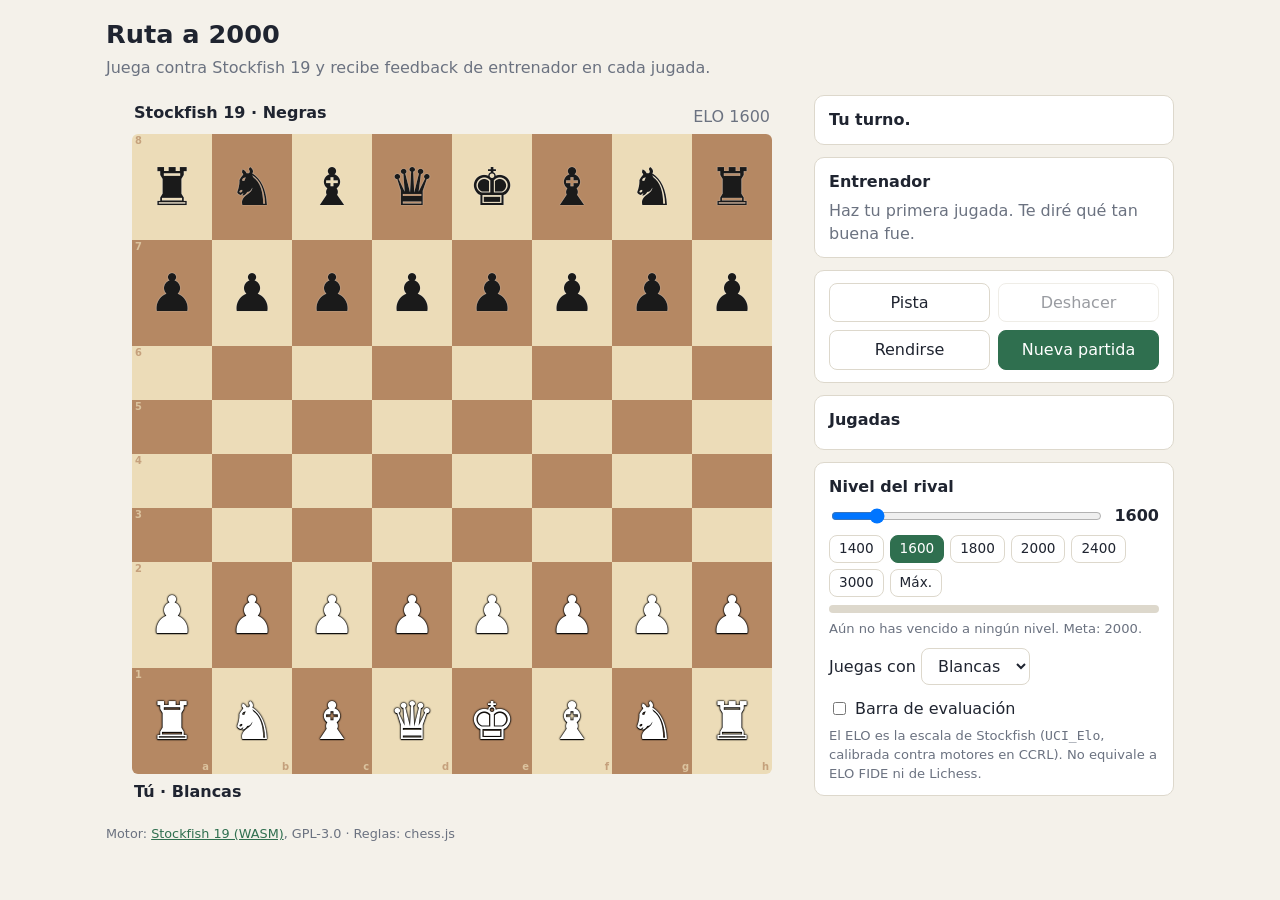
<file: index.html>
<!doctype html>
<html lang="es">
<head>
  <meta charset="utf-8">
  <meta name="viewport" content="width=device-width, initial-scale=1">
  <title>Ruta a 2000 · Ajedrez con entrenador</title>
  <link rel="icon" href="data:image/svg+xml,%3Csvg xmlns=%27http://www.w3.org/2000/svg%27 viewBox=%270 0 100 100%27%3E%3Ctext y=%27.9em%27 font-size=%2790%27%3E%E2%99%9E%3C/text%3E%3C/svg%3E">
  <link rel="stylesheet" href="style.css">
</head>
<body>
  <header>
    <h1>Ruta a 2000</h1>
    <p class="sub">Juega contra Stockfish 19 y recibe feedback de entrenador en cada jugada.</p>
  </header>

  <main>
    <section class="board-area">
      <div class="evalbar" id="evalbar" hidden title="Evaluación (blancas arriba)">
        <div id="evalfill"></div>
      </div>
      <div class="board-col">
        <div class="player-tag" id="tagTop"></div>
        <div class="board-box">
          <div id="board" role="grid" aria-label="Tablero de ajedrez"></div>
          <svg id="arrows" viewBox="0 0 8 8" aria-hidden="true">
            <defs>
              <marker id="ah" viewBox="0 0 4 4" refX="2.4" refY="2" markerWidth="2.2" markerHeight="2.2" orient="auto">
                <path d="M0,0 L4,2 L0,4 z" fill="#3b82f6"/>
              </marker>
            </defs>
          </svg>
          <div id="promo" class="promo" hidden></div>
        </div>
        <div class="player-tag" id="tagBottom"></div>
      </div>
    </section>

    <aside>
      <div class="card" id="status"></div>
      <div class="card" id="coach"><h2>Entrenador</h2><p class="muted">Haz tu primera jugada. Te diré qué tan buena fue.</p></div>
      <div class="card controls">
        <button id="btnHint">Pista</button>
        <button id="btnUndo">Deshacer</button>
        <button id="btnResign">Rendirse</button>
        <button id="btnNew" class="primary">Nueva partida</button>
      </div>
      <div class="card" id="review" hidden></div>
      <div class="card" id="moves"><h2>Jugadas</h2><div id="movelist" class="movelist"></div></div>
      <div class="card" id="setup">
        <h2>Nivel del rival</h2>
        <div class="elo-row">
          <input type="range" id="elo" min="1320" max="3190" step="10" value="1500" aria-label="ELO del rival">
          <output id="eloOut">1500</output>
        </div>
        <div class="presets" id="presets"></div>
        <div class="road"><div id="roadFill"></div></div>
        <p class="muted small" id="roadText"></p>
        <div class="row">
          <label>Juegas con
            <select id="color">
              <option value="w">Blancas</option>
              <option value="b">Negras</option>
              <option value="r">Al azar</option>
            </select>
          </label>
          <label class="chk"><input type="checkbox" id="showEval"> Barra de evaluación</label>
        </div>
        <p class="muted small">El ELO es la escala de Stockfish (<code>UCI_Elo</code>, calibrada contra motores en CCRL). No equivale a ELO FIDE ni de Lichess.</p>
      </div>
    </aside>
  </main>

  <footer>
    Motor: <a href="https://github.com/nmrugg/stockfish.js">Stockfish 19 (WASM)</a>, GPL-3.0 · Reglas: chess.js
  </footer>

  <script type="module" src="app.js"></script>
</body>
</html>
</file>
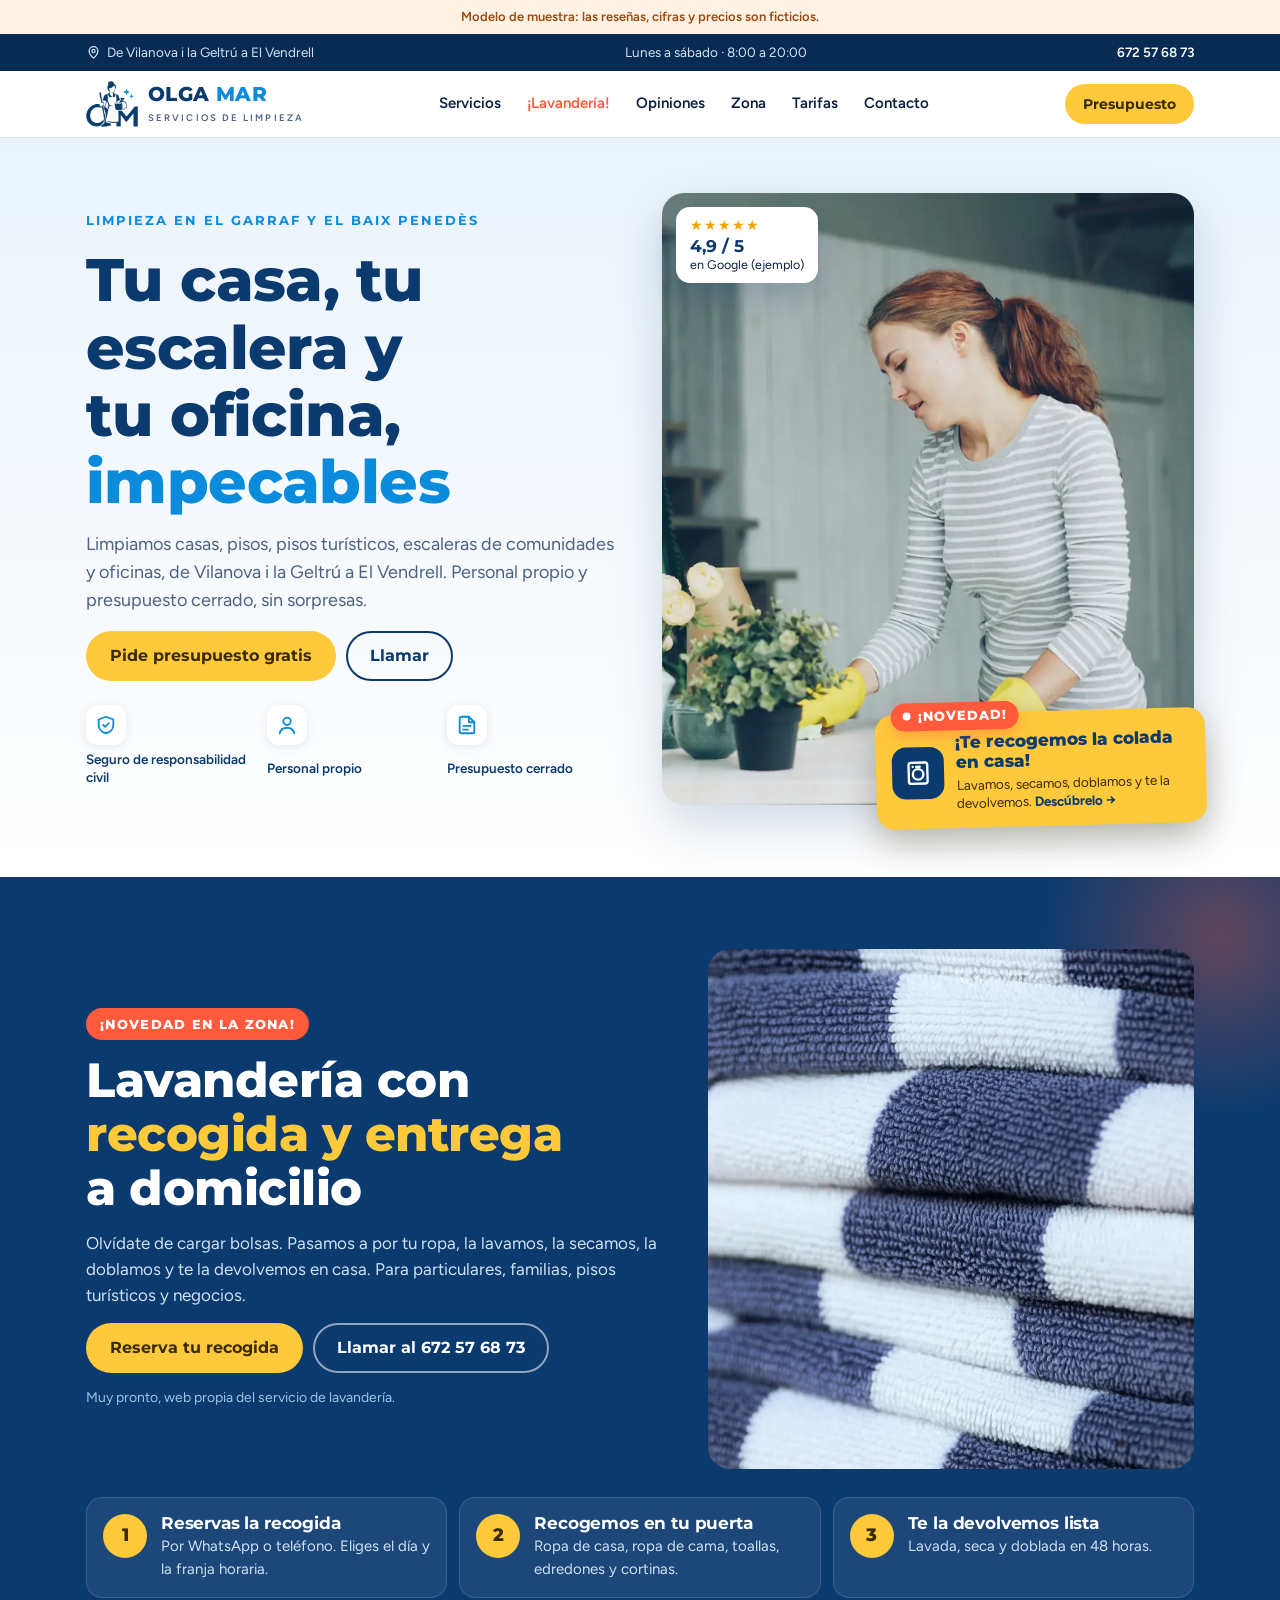
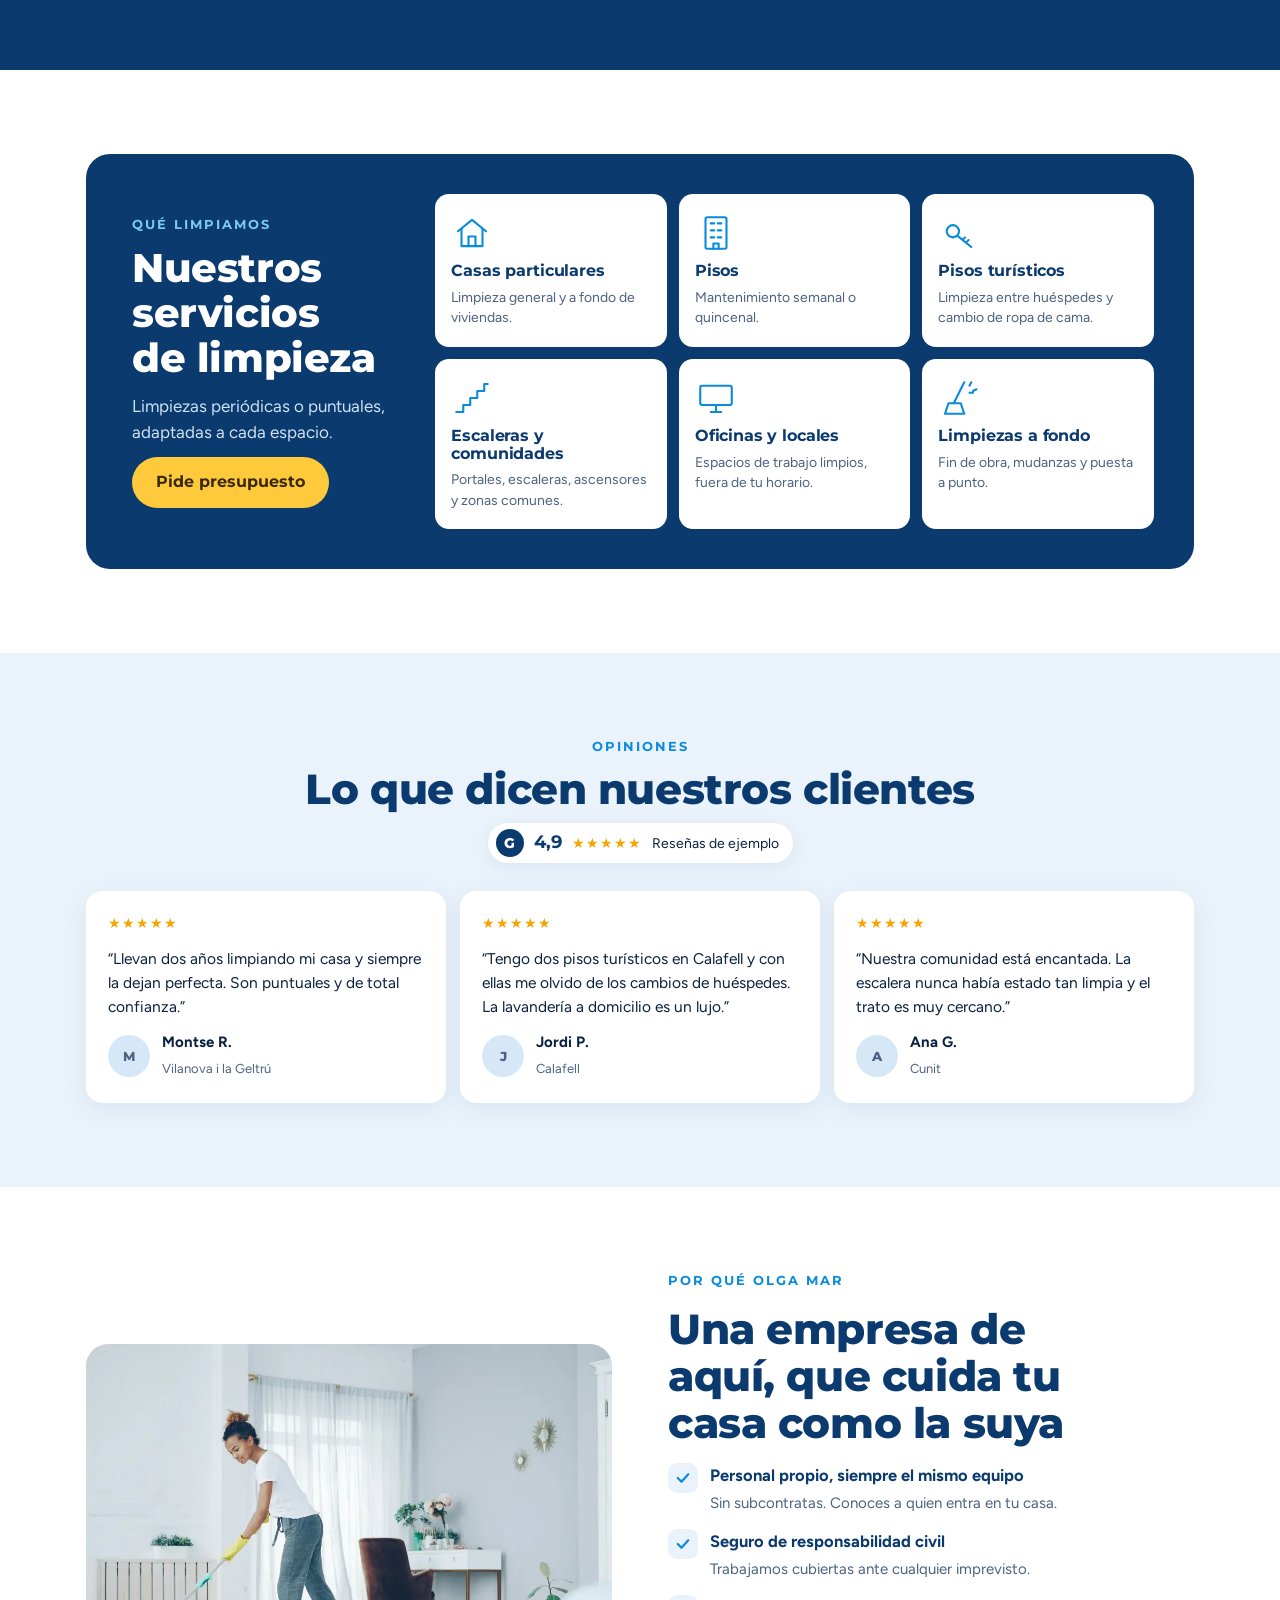
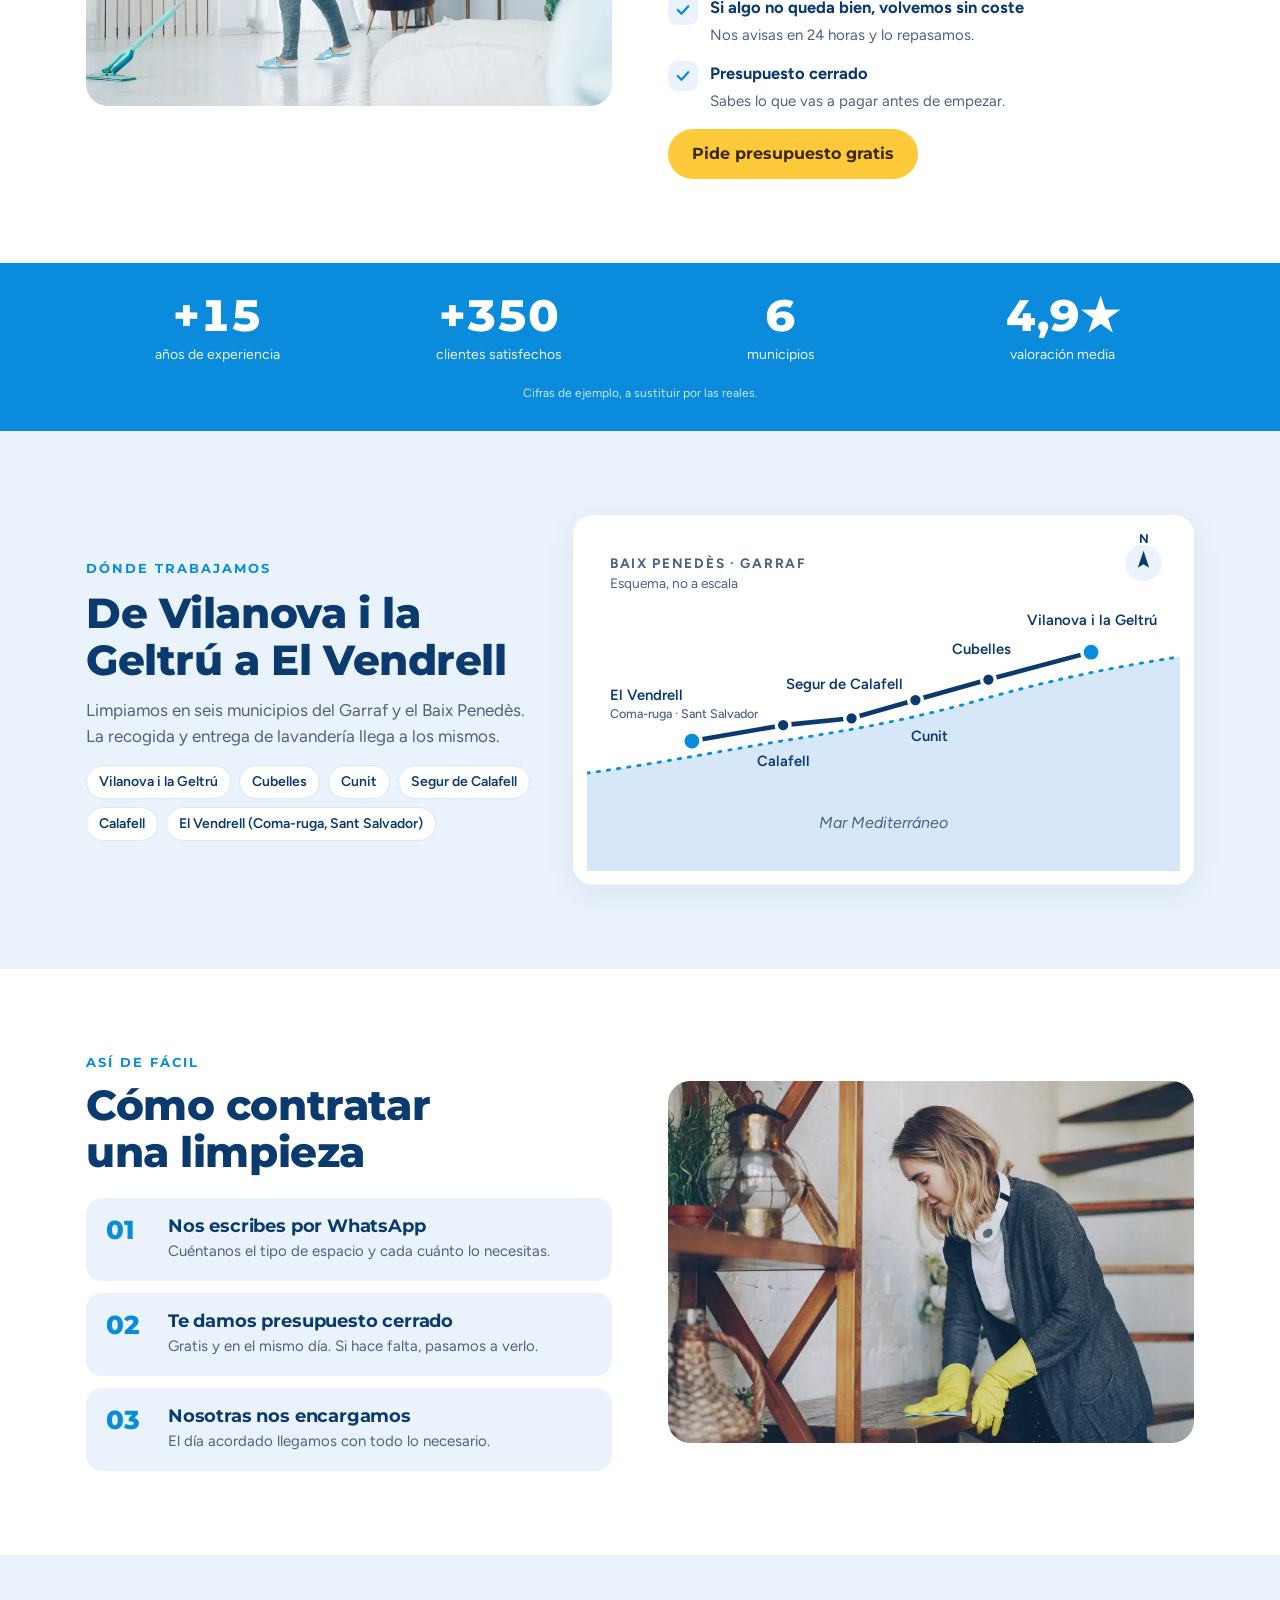
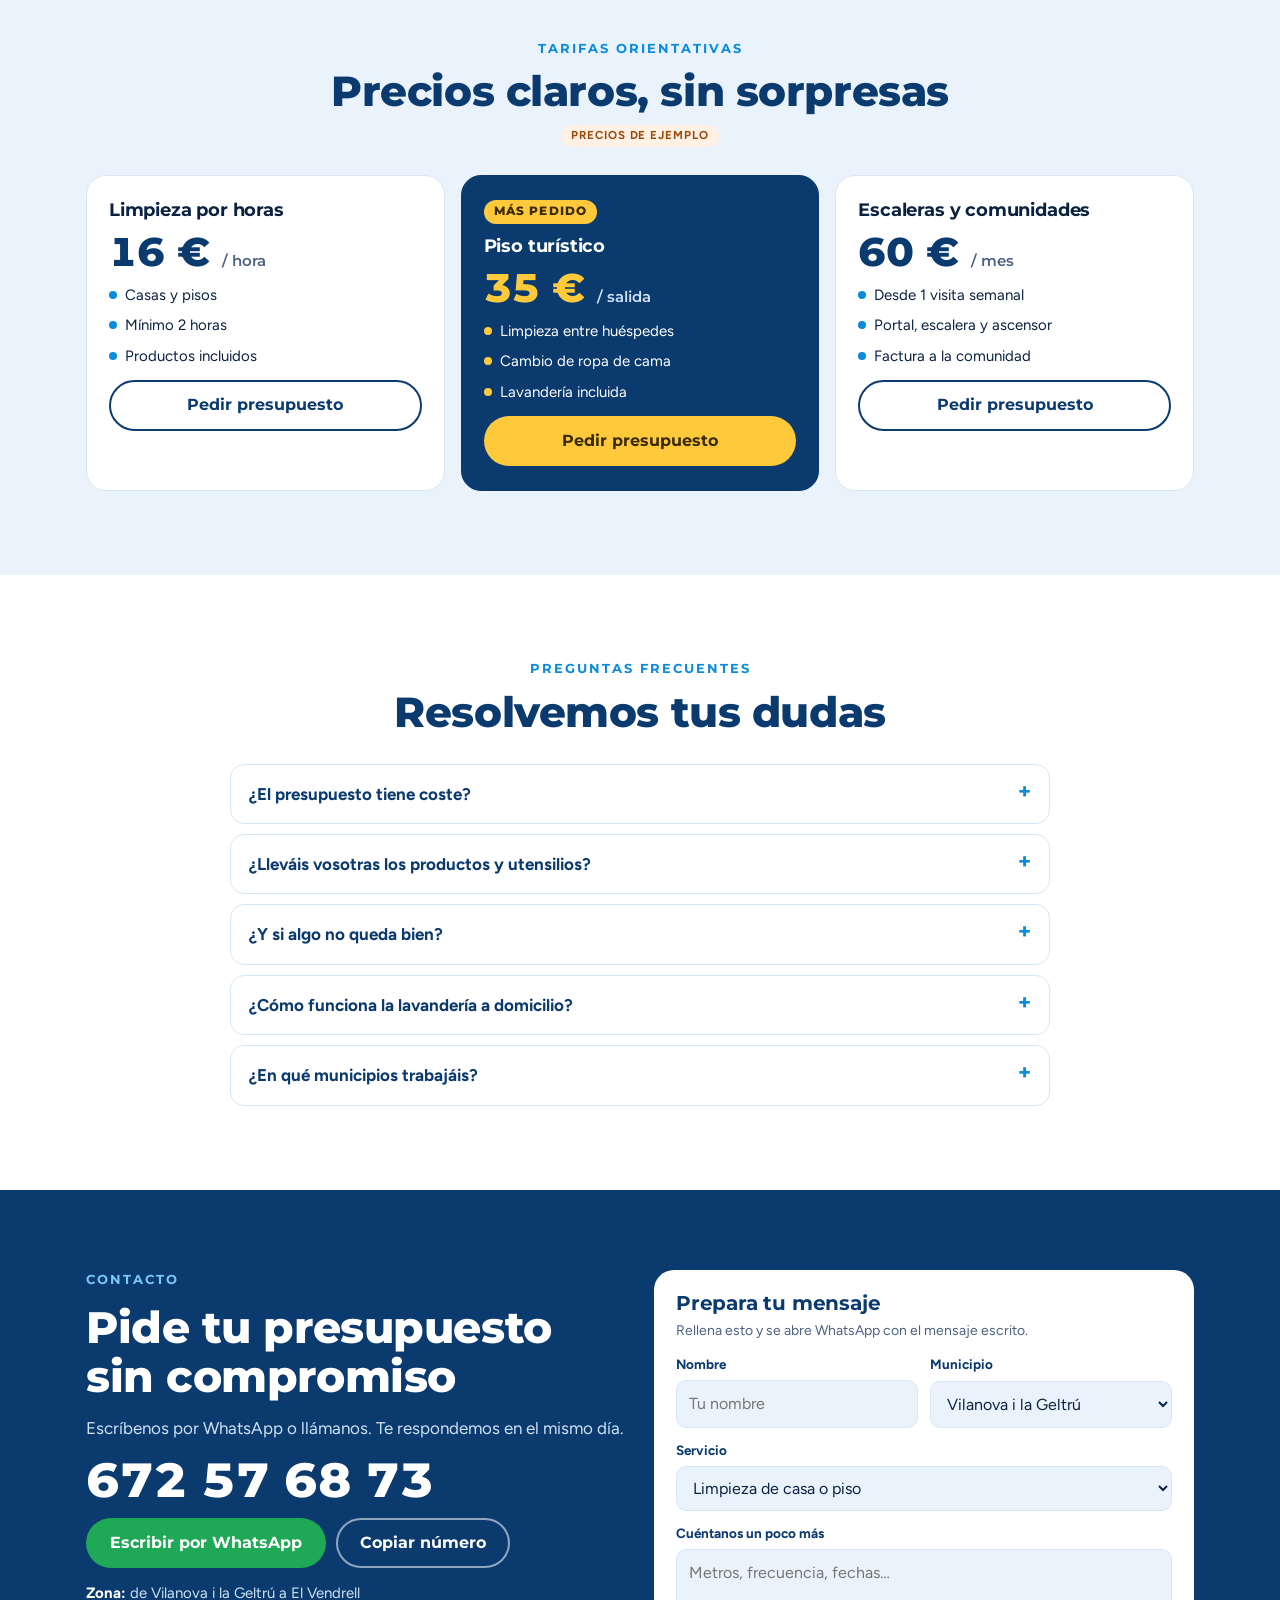
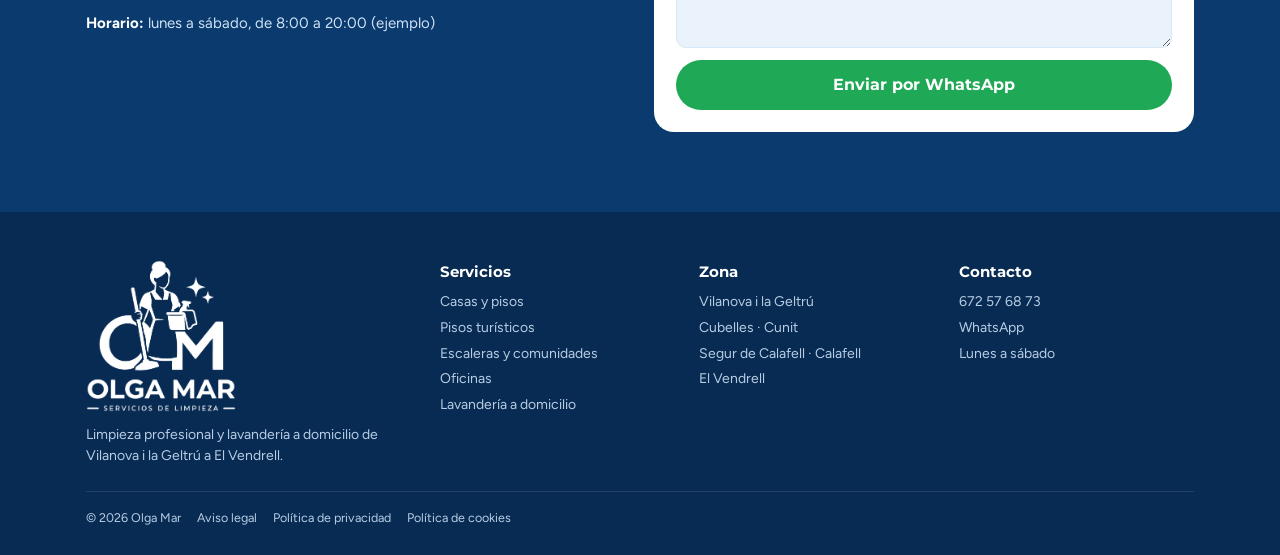
<file: landing/web/index.html>
<!doctype html>
<html lang="es">
<head>
<meta charset="utf-8">
<meta name="viewport" content="width=device-width, initial-scale=1, viewport-fit=cover">
<meta name="robots" content="noindex, nofollow">
<style>body{margin:0}[hidden]{display:none!important}</style>
<title>Olga Mar Limpieza</title>
<meta name="description" content="Olga Mar, servicios de limpieza de Vilanova i la Geltrú a El Vendrell. Novedad: lavandería con recogida y entrega a domicilio. Tel. 672 57 68 73.">
<link rel="preconnect" href="https://fonts.googleapis.com">
<link rel="preconnect" href="https://fonts.gstatic.com" crossorigin>
<link rel="stylesheet" href="https://fonts.googleapis.com/css2?family=Montserrat:wght@600;700;800&family=Figtree:wght@400;500;600;700&display=swap">
<style>
/* Layout: landing de servicios en bandas a sangre (estructura de las referencias), foto + texto en dos columnas desde 760px,
   una columna en móvil. Aspecto único a propósito: los colores del logo, igual en tema claro y oscuro.
   La lavandería usa un acento propio (coral + amarillo) para destacar como novedad. */
:root {
  --navy: #0B3A6E;      /* azul del logo */
  --navy-2: #082B53;
  --blue: #0A8BDB;      /* azul claro de "MAR" */
  --sky: #EAF3FB;
  --sky-2: #D6E8F7;
  --white: #FFFFFF;
  --ink: #0B2140;
  --muted: #4D6280;
  --sun: #FFC93C;       /* botón principal, como en las referencias */
  --sun-ink: #3A2A00;
  --coral: #FF5A3C;     /* solo para la novedad de lavandería */
  --wa: #1FA855;
  --demo-fg: #9A4A0C;
  --demo-bg: #FFF1E3;
  --display: "Montserrat", "Segoe UI", Arial, sans-serif;
  --body: "Figtree", "Segoe UI", Roboto, Arial, sans-serif;
  --gl: max(16px, env(safe-area-inset-left, 0px));
  --gr: max(16px, env(safe-area-inset-right, 0px));
  --r: 16px;
  color-scheme: light;
}
* { box-sizing: border-box; }
html { scroll-behavior: smooth; }
@media (prefers-reduced-motion: reduce) { html { scroll-behavior: auto; } * { transition: none !important; animation: none !important; } }
body { background: var(--white); color: var(--ink); font-family: var(--body); font-size: 17px; line-height: 1.55; -webkit-font-smoothing: antialiased; -webkit-text-size-adjust: 100%; text-size-adjust: 100%; overflow-wrap: break-word; hyphens: auto; }
img { max-width: 100%; height: auto; display: block; }
h1, h2, h3 { font-family: var(--display); margin: 0; line-height: 1.12; text-wrap: balance; letter-spacing: -.01em; }
p { margin: 0; }
a { color: inherit; }
:focus-visible { outline: 3px solid var(--blue); outline-offset: 3px; border-radius: 6px; }
.wrap { max-width: 1140px; margin: 0 auto; padding-left: var(--gl); padding-right: var(--gr); }
.eyebrow { font-family: var(--display); font-weight: 700; font-size: 12.5px; letter-spacing: .16em; text-transform: uppercase; color: var(--blue); }
.h2 { font-size: clamp(28px, 6.4vw, 42px); font-weight: 800; color: var(--navy); }
.lead { color: var(--muted); max-width: 58ch; }
.sec { padding-block: 56px; }
.sec-head { display: grid; gap: 10px; margin-bottom: 28px; }
.center { text-align: center; justify-items: center; }
.demo { display: inline-block; font-size: 11.5px; font-weight: 700; letter-spacing: .08em; text-transform: uppercase; color: var(--demo-fg); background: var(--demo-bg); border-radius: 999px; padding: 2px 10px; }
.photo { border-radius: 22px; overflow: hidden; background: var(--sky-2); }
.photo img { width: 100%; height: 100%; object-fit: cover; }

/* Botones */
.btn { display: inline-flex; align-items: center; justify-content: center; gap: 10px; font-family: var(--display); font-weight: 700; font-size: 15.5px; text-decoration: none; border-radius: 999px; padding: 14px 22px; border: 2px solid transparent; cursor: pointer; text-align: center; line-height: 1.2; transition: transform .15s ease, background .15s ease; }
.btn:hover { transform: translateY(-1px); }
.btn svg { width: 20px; height: 20px; flex: none; }
.btn-sun { background: var(--sun); color: var(--sun-ink); }
.btn-sun:hover { background: #FFD35F; }
.btn-navy { background: var(--navy); color: var(--white); }
.btn-wa { background: var(--wa); color: var(--white); }
.btn-ghost { background: transparent; color: var(--navy); border-color: var(--navy); }
.btn-ghost-w { background: transparent; color: var(--white); border-color: rgba(255,255,255,.55); }

/* Aviso de muestra y barra superior */
.notice { background: var(--demo-bg); color: var(--demo-fg); font-size: 13px; font-weight: 600; }
.notice .wrap { padding-block: 7px; text-align: center; }
.topbar { background: var(--navy-2); color: #CFE2F5; font-size: 13.5px; }
.topbar .wrap { display: flex; flex-wrap: wrap; justify-content: space-between; gap: 6px 18px; padding-block: 8px; }
.topbar a { color: var(--white); text-decoration: none; font-weight: 600; }
.topbar span { display: inline-flex; gap: 6px; align-items: center; }
.topbar svg { width: 15px; height: 15px; }
.hide-sm { display: none !important; }

body::before { content: ""; position: fixed; inset: 0 0 auto; height: env(safe-area-inset-top, 0px); z-index: 30; background: var(--white); }
header.nav { position: sticky; top: env(safe-area-inset-top, 0px); z-index: 20; background: rgba(255,255,255,.96); backdrop-filter: blur(8px); -webkit-backdrop-filter: blur(8px); box-shadow: 0 1px 0 var(--sky-2); }
header.nav .wrap { display: flex; align-items: center; justify-content: space-between; gap: 14px; padding-block: 10px; }
.brand { display: flex; align-items: center; gap: 10px; text-decoration: none; min-width: 0; }
.brand > span { min-width: 0; }
.brand img { width: 52px; flex: none; }
.brand b { font-family: var(--display); font-weight: 800; font-size: 20px; letter-spacing: .02em; color: var(--navy); line-height: 1; }
.brand b i { font-style: normal; color: var(--blue); }
.brand small { display: block; font-size: 9.5px; letter-spacing: .22em; text-transform: uppercase; color: var(--muted); margin-top: 3px; font-weight: 600; }
nav.links { display: none; gap: 26px; font-weight: 600; font-size: 15px; }
nav.links a { text-decoration: none; color: var(--ink); }
nav.links a:hover { color: var(--blue); }
nav.links a.hot { color: var(--coral); }
header.nav .btn { padding: 10px 16px; font-size: 14px; flex: none; display: none; }

/* Portada */
.hero { background: linear-gradient(180deg, var(--sky) 0%, var(--white) 100%); overflow: hidden; }
.hero .wrap { display: grid; gap: 28px; padding-block: 32px 48px; align-items: center; }
.hero-copy { display: grid; gap: 16px; min-width: 0; }
.hero h1 { font-size: clamp(36px, 9.6vw, 60px); font-weight: 800; color: var(--navy); }
.hero h1 em { font-style: normal; color: var(--blue); }
.hero .lead { font-size: 18px; }
.cta-row { display: flex; flex-wrap: wrap; gap: 10px; }
.trust { list-style: none; margin: 8px 0 0; padding: 0; display: grid; grid-template-columns: repeat(auto-fit, minmax(92px, 1fr)); gap: 12px 10px; }
.trust li { display: grid; justify-items: start; gap: 6px; font-size: 13.5px; font-weight: 600; line-height: 1.3; color: var(--navy); min-width: 0; }
.trust .ic { width: 40px; height: 40px; border-radius: 12px; background: var(--white); box-shadow: 0 2px 10px rgba(11,58,110,.1); display: grid; place-items: center; color: var(--blue); }
.trust .ic svg { width: 22px; height: 22px; }

.hero-art { position: relative; min-width: 0; }
.hero-art .photo { aspect-ratio: 4 / 3.4; box-shadow: 0 20px 50px rgba(11,58,110,.18); }
.hero-art .photo img { object-position: 66% 50%; }
.rating { position: absolute; top: 14px; left: 14px; background: var(--white); border-radius: 14px; box-shadow: 0 10px 30px rgba(11,58,110,.18); padding: 10px 14px; font-size: 12.5px; line-height: 1.3; }
.rating b { font-family: var(--display); font-size: 17px; color: var(--navy); display: block; }
.stars { color: #F5A400; letter-spacing: 1px; font-size: 14px; }

/* Tarjeta "¡Novedad!" sobre la foto */
.novedad {
  position: relative; margin: -28px 8px 0 auto; width: min(94%, 340px);
  background: var(--sun); color: var(--sun-ink); text-decoration: none;
  border-radius: 18px; padding: 16px 18px 16px 16px;
  box-shadow: 0 14px 34px rgba(58,42,0,.28);
  display: grid; grid-template-columns: 52px 1fr; gap: 12px; align-items: center;
  transform: rotate(-1.5deg); transition: transform .2s ease;
}
.novedad:hover { transform: rotate(0deg) translateY(-2px); }
.novedad .tag {
  position: absolute; top: -14px; left: 16px;
  background: var(--coral); color: var(--white); font-family: var(--display); font-weight: 800;
  font-size: 13px; letter-spacing: .08em; text-transform: uppercase; border-radius: 999px; padding: 5px 12px;
  box-shadow: 0 6px 14px rgba(255,90,60,.35);
}
.novedad .tag::before { content: ""; display: inline-block; width: 8px; height: 8px; border-radius: 50%; background: var(--white); margin-right: 7px; vertical-align: 1px; animation: pulse 1.6s ease-in-out infinite; }
@keyframes pulse { 0%, 100% { opacity: 1; transform: scale(1); } 50% { opacity: .35; transform: scale(.7); } }
.novedad .ic { width: 52px; height: 52px; border-radius: 14px; background: var(--navy); color: var(--white); display: grid; place-items: center; }
.novedad .ic svg { width: 28px; height: 28px; }
.novedad strong { display: block; font-family: var(--display); font-weight: 800; font-size: 17px; line-height: 1.2; color: var(--navy); }
.novedad span { display: block; font-size: 13.5px; line-height: 1.35; margin-top: 3px; }
.novedad u { text-decoration: none; font-weight: 700; color: var(--navy); }

/* Lavandería destacada */
.laundry { background: var(--navy); color: var(--white); position: relative; overflow: hidden; }
.laundry::after { content: ""; position: absolute; right: -120px; top: -120px; width: 360px; height: 360px; border-radius: 50%; background: radial-gradient(circle, rgba(255,90,60,.35), transparent 70%); pointer-events: none; }
.laundry .wrap { position: relative; z-index: 1; display: grid; gap: 28px; padding-block: 52px; }
.laundry-copy { display: grid; gap: 14px; min-width: 0; }
.badge-new { justify-self: start; display: inline-flex; gap: 8px; align-items: center; background: var(--coral); color: var(--white); font-family: var(--display); font-weight: 800; font-size: 13px; letter-spacing: .1em; text-transform: uppercase; border-radius: 999px; padding: 6px 14px; }
.laundry h2 { font-size: clamp(30px, 7.4vw, 48px); font-weight: 800; }
.laundry h2 em { font-style: normal; color: var(--sun); }
.laundry .lead { color: #CFE2F5; }
.laundry .photo { aspect-ratio: 4 / 5; max-height: 520px; width: 100%; }
.lsteps { list-style: none; margin: 0; padding: 0; display: grid; gap: 12px; counter-reset: l; }
.lsteps li { counter-increment: l; display: grid; grid-template-columns: 44px 1fr; gap: 14px; align-items: start; background: rgba(255,255,255,.07); border: 1px solid rgba(255,255,255,.14); border-radius: var(--r); padding: 16px; min-width: 0; }
.lsteps li::before { content: counter(l); width: 44px; height: 44px; border-radius: 50%; background: var(--sun); color: var(--sun-ink); display: grid; place-items: center; font-family: var(--display); font-weight: 800; font-size: 18px; }
.lsteps h3 { font-size: 17px; font-weight: 700; margin-bottom: 2px; }
.lsteps p { color: #CFE2F5; font-size: 15px; }
.soon { font-size: 14px; color: #9FC3E6; }

/* Servicios */
.services-panel { background: var(--navy); border-radius: 24px; color: var(--white); display: grid; gap: 22px; padding: 28px 18px 18px; }
.services-intro { display: grid; gap: 12px; padding-inline: 6px; }
.services-intro h2 { font-size: clamp(28px, 6.4vw, 40px); font-weight: 800; }
.services-intro p { color: #CFE2F5; }
.grid-svc { display: grid; gap: 12px; grid-template-columns: repeat(auto-fit, minmax(132px, 1fr)); }
.svc { background: var(--white); color: var(--ink); border-radius: 14px; padding: 18px 16px; display: grid; gap: 8px; align-content: start; min-width: 0; }
.svc .ic { color: var(--blue); width: 42px; height: 42px; }
.svc h3 { font-size: 16px; font-weight: 700; color: var(--navy); }
.svc p { font-size: 14px; color: var(--muted); line-height: 1.45; }

/* Reseñas */
.reviews { display: grid; gap: 14px; }
.review { background: var(--white); border-radius: var(--r); padding: 22px; box-shadow: 0 6px 24px rgba(11,58,110,.08); display: grid; gap: 12px; align-content: start; min-width: 0; }
.review p { font-size: 15.5px; }
.who { display: flex; gap: 12px; align-items: center; }
.avatar { width: 42px; height: 42px; border-radius: 50%; background: var(--sky-2); color: var(--navy); display: grid; place-items: center; font-family: var(--display); font-weight: 800; flex: none; }
.who b { display: block; font-size: 15px; }
.who span { font-size: 13px; color: var(--muted); }
.gscore { display: inline-flex; align-items: center; gap: 10px; background: var(--white); border-radius: 999px; padding: 6px 14px 6px 8px; box-shadow: 0 4px 16px rgba(11,58,110,.08); font-size: 14px; }
.gscore b { font-family: var(--display); font-size: 18px; color: var(--navy); }
.gscore i { font-style: normal; width: 28px; height: 28px; border-radius: 50%; background: var(--navy); color: var(--white); display: grid; place-items: center; font-family: var(--display); font-weight: 800; font-size: 14px; }

/* Por qué: foto + lista de garantías */
.split { display: grid; gap: 28px; align-items: center; }
.split .photo { aspect-ratio: 16 / 11; }
.split-copy { display: grid; gap: 16px; min-width: 0; }
.checks { list-style: none; padding: 0; margin: 0; display: grid; gap: 14px; }
.checks li { display: grid; grid-template-columns: 30px 1fr; gap: 12px; align-items: start; }
.checks li::before { content: ""; width: 30px; height: 30px; border-radius: 9px; background: var(--sky) url("data:image/svg+xml,%3Csvg xmlns='http://www.w3.org/2000/svg' viewBox='0 0 24 24' fill='none' stroke='%230A8BDB' stroke-width='3' stroke-linecap='round' stroke-linejoin='round'%3E%3Cpath d='m5 12 5 5 9-10'/%3E%3C/svg%3E") center / 18px no-repeat; }
.checks b { display: block; color: var(--navy); font-size: 16.5px; }
.checks span { color: var(--muted); font-size: 15px; }

/* Cifras */
.stats { background: var(--blue); color: var(--white); }
.stats .wrap { padding-block: 28px; display: grid; gap: 18px; grid-template-columns: repeat(auto-fit, minmax(120px, 1fr)); text-align: center; }
.stats b { display: block; font-family: var(--display); font-size: clamp(30px, 8vw, 44px); font-weight: 800; line-height: 1.1; font-variant-numeric: tabular-nums; }
.stats span { font-size: 14px; opacity: .92; }
.stats .note { grid-column: 1 / -1; font-size: 12px; opacity: .8; }

/* Zona */
.zone { background: var(--sky); }
.zone .wrap { display: grid; gap: 28px; align-items: center; }
.zone-copy { display: grid; gap: 12px; min-width: 0; }
.coast { background: var(--white); border-radius: 20px; padding: 14px; box-shadow: 0 8px 30px rgba(11,58,110,.08); min-width: 0; }
.coast svg { width: 100%; height: auto; display: block; }
.coast text { font-family: var(--body); }
.towns { display: flex; flex-wrap: wrap; gap: 8px; list-style: none; padding: 0; margin: 4px 0 0; }
.towns li { background: var(--white); border: 1px solid var(--sky-2); border-radius: 999px; padding: 5px 12px; font-size: 14px; font-weight: 600; color: var(--navy); }

/* Cómo funciona */
.how-wrap { display: grid; gap: 28px; align-items: center; }
.how-wrap .photo { aspect-ratio: 16 / 11; }
.how { display: grid; gap: 12px; list-style: none; margin: 0; padding: 0; counter-reset: h; }
.how li { counter-increment: h; background: var(--sky); border-radius: var(--r); padding: 18px 20px; display: grid; grid-template-columns: 48px 1fr; gap: 4px 14px; min-width: 0; }
.how li::before { content: "0" counter(h); grid-row: span 2; font-family: var(--display); font-weight: 800; font-size: 26px; color: var(--blue); line-height: 1.1; }
.how h3 { font-size: 17.5px; font-weight: 700; color: var(--navy); }
.how p { color: var(--muted); font-size: 15px; }

/* Tarifas */
.prices { display: grid; gap: 16px; }
.price { border: 1.5px solid var(--sky-2); border-radius: 20px; padding: 24px 22px; display: grid; gap: 12px; align-content: start; background: var(--white); min-width: 0; }
.price.hot { background: var(--navy); color: var(--white); border-color: var(--navy); }
.price h3 { font-size: 18px; font-weight: 700; }
.price .amt { font-family: var(--display); font-weight: 800; font-size: 40px; line-height: 1; color: var(--navy); font-variant-numeric: tabular-nums; }
.price.hot .amt { color: var(--sun); }
.price .amt small { font-size: 15px; font-weight: 600; color: var(--muted); }
.price.hot .amt small { color: #CFE2F5; }
.price ul { list-style: none; padding: 0; margin: 0; display: grid; gap: 7px; font-size: 15px; }
.price li { display: flex; gap: 8px; align-items: baseline; }
.price li::before { content: ""; flex: none; width: 8px; height: 8px; border-radius: 50%; background: var(--blue); transform: translateY(-1px); }
.price.hot li::before { background: var(--sun); }
.price .tag { justify-self: start; font-size: 11.5px; font-weight: 800; letter-spacing: .1em; text-transform: uppercase; background: var(--sun); color: var(--sun-ink); border-radius: 999px; padding: 3px 10px; font-family: var(--display); }

/* FAQ */
.faq { display: grid; gap: 10px; max-width: 820px; margin: 0 auto; }
.faq details { border: 1.5px solid var(--sky-2); border-radius: 14px; background: var(--white); }
.faq summary { cursor: pointer; list-style: none; padding: 16px 18px; font-weight: 700; color: var(--navy); display: flex; justify-content: space-between; gap: 12px; }
.faq summary::-webkit-details-marker { display: none; }
.faq summary::after { content: "+"; font-family: var(--display); font-size: 22px; line-height: 1; color: var(--blue); }
.faq details[open] summary::after { content: "–"; }
.faq details p { padding: 0 18px 16px; color: var(--muted); font-size: 15.5px; }

/* Contacto */
.contact { background: var(--navy); color: var(--white); }
.contact .wrap { display: grid; gap: 28px; padding-block: 56px; }
.contact-copy { display: grid; gap: 14px; align-content: start; min-width: 0; }
.contact h2 { font-size: clamp(30px, 7vw, 44px); font-weight: 800; }
.contact .lead { color: #CFE2F5; }
.big-phone { font-family: var(--display); font-weight: 800; font-size: clamp(32px, 9vw, 48px); text-decoration: none; font-variant-numeric: tabular-nums; line-height: 1; }
.info { display: grid; gap: 6px; font-size: 15px; color: #CFE2F5; }
.info b { color: var(--white); }
form.quote { background: var(--white); color: var(--ink); border-radius: 20px; padding: 22px; display: grid; gap: 12px; min-width: 0; }
form.quote h3 { font-size: 20px; color: var(--navy); }
form.quote .hint { font-size: 14px; color: var(--muted); margin-top: -6px; }
.field { display: grid; gap: 5px; }
.field label { font-size: 13.5px; font-weight: 700; color: var(--navy); }
.field input, .field select, .field textarea { font: inherit; font-size: 16px; color: var(--ink); background: var(--sky); border: 1.5px solid var(--sky-2); border-radius: 10px; padding: 11px 12px; width: 100%; }
.field input:focus, .field select:focus, .field textarea:focus { outline: none; border-color: var(--blue); background: var(--white); }
.row2 { display: grid; gap: 12px; }

footer { background: var(--navy-2); color: #B8CDE4; font-size: 14px; }
footer .wrap { display: grid; gap: 24px; padding-block: 40px 110px; }
footer img { width: 150px; }
footer h4 { font-family: var(--display); color: var(--white); margin: 0 0 8px; font-size: 15px; }
footer ul { list-style: none; padding: 0; margin: 0; display: grid; gap: 4px; }
footer a { text-decoration: none; }
footer a:hover { color: var(--white); }
.legal { border-top: 1px solid rgba(255,255,255,.1); padding-top: 16px; font-size: 12.5px; grid-column: 1 / -1; display: flex; flex-wrap: wrap; gap: 6px 16px; }

/* Barra fija móvil */
.mbar { position: fixed; left: 0; right: 0; bottom: 0; z-index: 25; display: grid; grid-template-columns: 1fr 1fr; gap: 8px; padding: 10px var(--gr) calc(10px + env(safe-area-inset-bottom, 0px)) var(--gl); background: var(--white); box-shadow: 0 -6px 24px rgba(11,58,110,.16); }
.mbar .btn { padding: 12px 10px; font-size: 15px; }

@media (min-width: 480px) {
  header.nav .btn { display: inline-flex; }
}
@media (min-width: 560px) {
  .hide-sm { display: inline-flex !important; }
  .row2 { grid-template-columns: 1fr 1fr; }
  .reviews { grid-template-columns: repeat(2, minmax(0, 1fr)); }
}
@media (min-width: 760px) {
  .sec { padding-block: 84px; }
  nav.links { display: flex; }
  .hero .wrap { grid-template-columns: 1fr 1fr; padding-block: 56px 72px; gap: 44px; }
  .hero-art { padding-bottom: 0; }
  .novedad { position: absolute; margin: 0; width: min(92%, 330px); }
  .hero-art .photo { aspect-ratio: 4 / 4.6; }
  .novedad { right: -12px; bottom: -22px; }
  .laundry .wrap { grid-template-columns: 1.1fr .9fr; align-items: center; padding-block: 72px; }
  .laundry .lsteps { grid-column: 1 / -1; grid-template-columns: repeat(3, minmax(0, 1fr)); }
  .services-panel { grid-template-columns: .8fr 2fr; padding: 40px; align-items: center; }
  .grid-svc { grid-template-columns: repeat(3, minmax(0, 1fr)); }
  .split, .how-wrap { grid-template-columns: 1fr 1fr; gap: 56px; }
  .stats .wrap { grid-template-columns: repeat(4, minmax(0, 1fr)); }
  .zone .wrap { grid-template-columns: .85fr 1.15fr; }
  .prices { grid-template-columns: repeat(3, minmax(0, 1fr)); align-items: stretch; }
  .reviews { grid-template-columns: repeat(3, minmax(0, 1fr)); }
  .contact .wrap { grid-template-columns: 1fr 1fr; padding-block: 80px; }
  footer .wrap { grid-template-columns: 1.4fr 1fr 1fr 1fr; padding-block: 48px 28px; }
  .mbar { display: none; }
}
</style>
</head>
<body>
<div class="notice"><div class="wrap">Modelo de muestra: las reseñas, cifras y precios son ficticios.</div></div>

<div class="topbar">
  <div class="wrap">
    <span><svg viewBox="0 0 24 24" fill="none" stroke="currentColor" stroke-width="2"><path d="M12 21s-7-6.2-7-11.5A7 7 0 0 1 19 9.5C19 14.8 12 21 12 21Z"/><circle cx="12" cy="9.5" r="2.5"/></svg>De Vilanova i la Geltrú a El Vendrell</span>
    <span class="hide-sm">Lunes a sábado · 8:00 a 20:00</span>
    <span><a href="tel:+34672576873">672 57 68 73</a></span>
  </div>
</div>

<header class="nav">
  <div class="wrap">
    <a class="brand" href="#inicio" aria-label="Olga Mar, servicios de limpieza">
      <img src="img/logo_om_icono.webp" alt="" width="307" height="270">
      <span><b>OLGA <i>MAR</i></b><small>Servicios de limpieza</small></span>
    </a>
    <nav class="links" aria-label="Secciones">
      <a href="#servicios">Servicios</a>
      <a href="#lavanderia" class="hot">¡Lavandería!</a>
      <a href="#opiniones">Opiniones</a>
      <a href="#zona">Zona</a>
      <a href="#tarifas">Tarifas</a>
      <a href="#contacto">Contacto</a>
    </nav>
    <a class="btn btn-sun wa-link" data-msg="Hola Olga Mar, quiero pedir presupuesto para una limpieza." href="https://wa.me/34672576873">Presupuesto</a>
  </div>
</header>

<main id="inicio">

  <section class="hero">
    <div class="wrap">
      <div class="hero-copy">
        <p class="eyebrow">Limpieza en el Garraf y el Baix Penedès</p>
        <h1>Tu casa, tu escalera y tu oficina, <em>impecables</em></h1>
        <p class="lead">Limpiamos casas, pisos, pisos turísticos, escaleras de comunidades y oficinas, de Vilanova i la Geltrú a El Vendrell. Personal propio y presupuesto cerrado, sin sorpresas.</p>
        <div class="cta-row">
          <a class="btn btn-sun wa-link" data-msg="Hola Olga Mar, quiero pedir presupuesto para una limpieza." href="https://wa.me/34672576873">Pide presupuesto gratis</a>
          <a class="btn btn-ghost" href="tel:+34672576873">Llamar</a>
        </div>
        <ul class="trust">
          <li><span class="ic"><svg viewBox="0 0 24 24" fill="none" stroke="currentColor" stroke-width="2" stroke-linecap="round" stroke-linejoin="round"><path d="M12 3 4 6v6c0 4.5 3.4 8 8 9 4.6-1 8-4.5 8-9V6l-8-3Z"/><path d="m9 12 2 2 4-4"/></svg></span>Seguro de responsabilidad civil</li>
          <li><span class="ic"><svg viewBox="0 0 24 24" fill="none" stroke="currentColor" stroke-width="2" stroke-linecap="round" stroke-linejoin="round"><circle cx="12" cy="8" r="4"/><path d="M4 21c1-4 4.5-6 8-6s7 2 8 6"/></svg></span>Personal propio</li>
          <li><span class="ic"><svg viewBox="0 0 24 24" fill="none" stroke="currentColor" stroke-width="2" stroke-linecap="round" stroke-linejoin="round"><path d="M14 3H6a2 2 0 0 0-2 2v14a2 2 0 0 0 2 2h12a2 2 0 0 0 2-2V9l-6-6Z"/><path d="M14 3v6h6M8 13h8M8 17h5"/></svg></span>Presupuesto cerrado</li>
        </ul>
      </div>
      <div class="hero-art">
        <div class="photo"><img src="img/foto_portada.webp" alt="Profesional de la limpieza con guantes amarillos limpiando una mesa en un salón luminoso" width="1400" height="787"></div>
        <div class="rating"><span class="stars">★★★★★</span><b>4,9 / 5</b>en Google (ejemplo)</div>
        <a class="novedad" href="#lavanderia">
          <span class="tag">¡Novedad!</span>
          <span class="ic" aria-hidden="true"><svg viewBox="0 0 24 24" fill="none" stroke="currentColor" stroke-width="2" stroke-linecap="round"><rect x="4" y="3" width="16" height="18" rx="2"/><circle cx="12" cy="13" r="4.5"/><path d="M7.5 6.5h.01M10.5 6.5h3"/></svg></span>
          <span><strong>¡Te recogemos la colada en casa!</strong><span>Lavamos, secamos, doblamos y te la devolvemos. <u>Descúbrelo →</u></span></span>
        </a>
      </div>
    </div>
  </section>

  <section class="laundry" id="lavanderia">
    <div class="wrap">
      <div class="laundry-copy">
        <span class="badge-new">¡Novedad en la zona!</span>
        <h2>Lavandería con <em>recogida y entrega</em> a domicilio</h2>
        <p class="lead">Olvídate de cargar bolsas. Pasamos a por tu ropa, la lavamos, la secamos, la doblamos y te la devolvemos en casa. Para particulares, familias, pisos turísticos y negocios.</p>
        <div class="cta-row">
          <a class="btn btn-sun wa-link" data-msg="Hola Olga Mar, quiero reservar una recogida de lavandería a domicilio." href="https://wa.me/34672576873">Reserva tu recogida</a>
          <a class="btn btn-ghost-w" href="tel:+34672576873">Llamar al 672 57 68 73</a>
        </div>
        <p class="soon">Muy pronto, web propia del servicio de lavandería.</p>
      </div>
      <div class="photo"><img src="img/foto_toallas.webp" alt="Toallas azules y blancas recién lavadas y dobladas" width="900" height="1125" loading="lazy"></div>
      <ol class="lsteps">
        <li><div><h3>Reservas la recogida</h3><p>Por WhatsApp o teléfono. Eliges el día y la franja horaria.</p></div></li>
        <li><div><h3>Recogemos en tu puerta</h3><p>Ropa de casa, ropa de cama, toallas, edredones y cortinas.</p></div></li>
        <li><div><h3>Te la devolvemos lista</h3><p>Lavada, seca y doblada en 48 horas.</p></div></li>
      </ol>
    </div>
  </section>

  <section class="sec" id="servicios">
    <div class="wrap">
      <div class="services-panel">
        <div class="services-intro">
          <p class="eyebrow" style="color:#7CC8F5">Qué limpiamos</p>
          <h2>Nuestros servicios de limpieza</h2>
          <p>Limpiezas periódicas o puntuales, adaptadas a cada espacio.</p>
          <a class="btn btn-sun wa-link" data-msg="Hola Olga Mar, quiero pedir presupuesto para una limpieza." href="https://wa.me/34672576873" style="justify-self:start">Pide presupuesto</a>
        </div>
        <div class="grid-svc">
          <div class="svc"><svg class="ic" viewBox="0 0 48 48" fill="none" stroke="currentColor" stroke-width="2.4" stroke-linecap="round" stroke-linejoin="round"><path d="M8 22 24 9l16 13"/><path d="M12 19v20h24V19"/><path d="M20 39V28h8v11"/></svg><h3>Casas particulares</h3><p>Limpieza general y a fondo de viviendas.</p></div>
          <div class="svc"><svg class="ic" viewBox="0 0 48 48" fill="none" stroke="currentColor" stroke-width="2.4" stroke-linecap="round" stroke-linejoin="round"><rect x="12" y="6" width="24" height="36" rx="2"/><path d="M18 13h4M26 13h4M18 21h4M26 21h4M18 29h4M26 29h4M21 42v-6h6v6"/></svg><h3>Pisos</h3><p>Mantenimiento semanal o quincenal.</p></div>
          <div class="svc"><svg class="ic" viewBox="0 0 48 48" fill="none" stroke="currentColor" stroke-width="2.4" stroke-linecap="round" stroke-linejoin="round"><circle cx="17" cy="22" r="7"/><path d="m22 27 16 13M32 35l3-3M28 32l3-3"/></svg><h3>Pisos turísticos</h3><p>Limpieza entre huéspedes y cambio de ropa de cama.</p></div>
          <div class="svc"><svg class="ic" viewBox="0 0 48 48" fill="none" stroke="currentColor" stroke-width="2.4" stroke-linecap="round" stroke-linejoin="round"><path d="M6 40h8v-8h8v-8h8v-8h8V8h4"/></svg><h3>Escaleras y comunidades</h3><p>Portales, escaleras, ascensores y zonas comunes.</p></div>
          <div class="svc"><svg class="ic" viewBox="0 0 48 48" fill="none" stroke="currentColor" stroke-width="2.4" stroke-linecap="round" stroke-linejoin="round"><rect x="6" y="10" width="36" height="22" rx="2"/><path d="M18 40h12M24 32v8"/></svg><h3>Oficinas y locales</h3><p>Espacios de trabajo limpios, fuera de tu horario.</p></div>
          <div class="svc"><svg class="ic" viewBox="0 0 48 48" fill="none" stroke="currentColor" stroke-width="2.4" stroke-linecap="round" stroke-linejoin="round"><path d="M30 6 18 30"/><path d="M12 30h14l4 12H8l4-12Z"/><path d="M36 10l2-4M40 16l4-2M36 18h4"/></svg><h3>Limpiezas a fondo</h3><p>Fin de obra, mudanzas y puesta a punto.</p></div>
        </div>
      </div>
    </div>
  </section>

  <section class="sec" id="opiniones" style="background:var(--sky)">
    <div class="wrap">
      <div class="sec-head center">
        <p class="eyebrow">Opiniones</p>
        <h2 class="h2">Lo que dicen nuestros clientes</h2>
        <span class="gscore"><i>G</i><b>4,9</b><span class="stars">★★★★★</span>Reseñas de ejemplo</span>
      </div>
      <div class="reviews">
        <div class="review"><span class="stars">★★★★★</span><p>“Llevan dos años limpiando mi casa y siempre la dejan perfecta. Son puntuales y de total confianza.”</p><div class="who"><span class="avatar">M</span><div><b>Montse R.</b><span>Vilanova i la Geltrú</span></div></div></div>
        <div class="review"><span class="stars">★★★★★</span><p>“Tengo dos pisos turísticos en Calafell y con ellas me olvido de los cambios de huéspedes. La lavandería a domicilio es un lujo.”</p><div class="who"><span class="avatar">J</span><div><b>Jordi P.</b><span>Calafell</span></div></div></div>
        <div class="review"><span class="stars">★★★★★</span><p>“Nuestra comunidad está encantada. La escalera nunca había estado tan limpia y el trato es muy cercano.”</p><div class="who"><span class="avatar">A</span><div><b>Ana G.</b><span>Cunit</span></div></div></div>
      </div>
    </div>
  </section>

  <section class="sec">
    <div class="wrap split">
      <div class="photo"><img src="img/foto_fregona.webp" alt="Profesional fregando el suelo de un dormitorio luminoso" width="1200" height="675" loading="lazy"></div>
      <div class="split-copy">
        <p class="eyebrow">Por qué Olga Mar</p>
        <h2 class="h2">Una empresa de aquí, que cuida tu casa como la suya</h2>
        <ul class="checks">
          <li><div><b>Personal propio, siempre el mismo equipo</b><span>Sin subcontratas. Conoces a quien entra en tu casa.</span></div></li>
          <li><div><b>Seguro de responsabilidad civil</b><span>Trabajamos cubiertas ante cualquier imprevisto.</span></div></li>
          <li><div><b>Si algo no queda bien, volvemos sin coste</b><span>Nos avisas en 24 horas y lo repasamos.</span></div></li>
          <li><div><b>Presupuesto cerrado</b><span>Sabes lo que vas a pagar antes de empezar.</span></div></li>
        </ul>
        <a class="btn btn-sun wa-link" data-msg="Hola Olga Mar, quiero pedir presupuesto para una limpieza." href="https://wa.me/34672576873" style="justify-self:start">Pide presupuesto gratis</a>
      </div>
    </div>
  </section>

  <section class="stats" aria-label="Cifras">
    <div class="wrap">
      <div><b>+15</b><span>años de experiencia</span></div>
      <div><b>+350</b><span>clientes satisfechos</span></div>
      <div><b>6</b><span>municipios</span></div>
      <div><b>4,9★</b><span>valoración media</span></div>
      <p class="note">Cifras de ejemplo, a sustituir por las reales.</p>
    </div>
  </section>

  <section class="sec zone" id="zona">
    <div class="wrap">
      <div class="zone-copy">
        <p class="eyebrow">Dónde trabajamos</p>
        <h2 class="h2">De Vilanova i la Geltrú a El Vendrell</h2>
        <p class="lead">Limpiamos en seis municipios del Garraf y el Baix Penedès. La recogida y entrega de lavandería llega a los mismos.</p>
        <ul class="towns">
          <li>Vilanova i la Geltrú</li><li>Cubelles</li><li>Cunit</li><li>Segur de Calafell</li><li>Calafell</li><li>El Vendrell (Coma-ruga, Sant Salvador)</li>
        </ul>
      </div>
      <div class="coast">
        <svg viewBox="0 0 520 300" role="img" aria-label="Mapa esquemático: El Vendrell al oeste, Vilanova i la Geltrú al este y el mar al sur">
          <rect x="0" y="0" width="520" height="300" fill="#FFFFFF"/>
          <path d="M0 214 C60 206 110 196 170 186 C220 178 270 170 330 154 C380 140 430 126 520 112 L520 300 L0 300 Z" fill="#D6E8F7"/>
          <path d="M0 214 C60 206 110 196 170 186 C220 178 270 170 330 154 C380 140 430 126 520 112" fill="none" stroke="#0A8BDB" stroke-width="2.5" stroke-dasharray="2 7" stroke-linecap="round"/>
          <text x="260" y="262" font-size="14" fill="#4D6280" font-style="italic" text-anchor="middle">Mar Mediterráneo</text>
          <path d="M92 186 L172 172 L232 166 L288 150 L352 132 L442 108" fill="none" stroke="#0B3A6E" stroke-width="4" stroke-linecap="round" stroke-linejoin="round"/>
          <g font-size="13" font-weight="600" fill="#0B3A6E">
            <circle cx="92" cy="186" r="8" fill="#0A8BDB" stroke="#fff" stroke-width="3"/>
            <text x="20" y="150">El Vendrell</text>
            <text x="20" y="166" font-size="11" font-weight="500" fill="#4D6280">Coma-ruga · Sant Salvador</text>
            <circle cx="172" cy="172" r="6" stroke="#fff" stroke-width="3"/><text x="172" y="208" text-anchor="middle">Calafell</text>
            <circle cx="232" cy="166" r="6" stroke="#fff" stroke-width="3"/><text x="226" y="140" text-anchor="middle">Segur de Calafell</text>
            <circle cx="288" cy="150" r="6" stroke="#fff" stroke-width="3"/><text x="300" y="186" text-anchor="middle">Cunit</text>
            <circle cx="352" cy="132" r="6" stroke="#fff" stroke-width="3"/><text x="346" y="110" text-anchor="middle">Cubelles</text>
            <circle cx="442" cy="108" r="8" fill="#0A8BDB" stroke="#fff" stroke-width="3"/><text x="500" y="84" text-anchor="end">Vilanova i la Geltrú</text>
          </g>
          <g transform="translate(488 30)">
            <circle r="16" fill="#EAF3FB"/>
            <path d="M0 -11 L5 4 L0 1 L-5 4 Z" fill="#0B3A6E"/>
            <text y="-18" font-size="11" font-weight="700" fill="#0B3A6E" text-anchor="middle">N</text>
          </g>
          <text x="20" y="34" font-size="12" fill="#4D6280" font-weight="700" letter-spacing="1.5">BAIX PENEDÈS · GARRAF</text>
          <text x="20" y="52" font-size="12" fill="#4D6280">Esquema, no a escala</text>
        </svg>
      </div>
    </div>
  </section>

  <section class="sec">
    <div class="wrap how-wrap">
      <div style="display:grid;gap:22px;min-width:0">
        <div class="sec-head" style="margin:0">
          <p class="eyebrow">Así de fácil</p>
          <h2 class="h2">Cómo contratar una limpieza</h2>
        </div>
        <ol class="how">
          <li><h3>Nos escribes por WhatsApp</h3><p>Cuéntanos el tipo de espacio y cada cuánto lo necesitas.</p></li>
          <li><h3>Te damos presupuesto cerrado</h3><p>Gratis y en el mismo día. Si hace falta, pasamos a verlo.</p></li>
          <li><h3>Nosotras nos encargamos</h3><p>El día acordado llegamos con todo lo necesario.</p></li>
        </ol>
      </div>
      <div class="photo"><img src="img/foto_estanteria.webp" alt="Profesional con guantes limpiando el polvo de una estantería de madera" width="1200" height="675" loading="lazy"></div>
    </div>
  </section>

  <section class="sec zone" id="tarifas">
    <div class="wrap" style="display:block">
      <div class="sec-head center">
        <p class="eyebrow">Tarifas orientativas</p>
        <h2 class="h2">Precios claros, sin sorpresas</h2>
        <span class="demo">Precios de ejemplo</span>
      </div>
      <div class="prices">
        <div class="price"><h3>Limpieza por horas</h3><div class="amt">16 € <small>/ hora</small></div><ul><li>Casas y pisos</li><li>Mínimo 2 horas</li><li>Productos incluidos</li></ul><a class="btn btn-ghost wa-link" data-msg="Hola Olga Mar, quiero presupuesto de limpieza por horas." href="https://wa.me/34672576873">Pedir presupuesto</a></div>
        <div class="price hot"><span class="tag">Más pedido</span><h3>Piso turístico</h3><div class="amt">35 € <small>/ salida</small></div><ul><li>Limpieza entre huéspedes</li><li>Cambio de ropa de cama</li><li>Lavandería incluida</li></ul><a class="btn btn-sun wa-link" data-msg="Hola Olga Mar, quiero presupuesto para un piso turístico." href="https://wa.me/34672576873">Pedir presupuesto</a></div>
        <div class="price"><h3>Escaleras y comunidades</h3><div class="amt">60 € <small>/ mes</small></div><ul><li>Desde 1 visita semanal</li><li>Portal, escalera y ascensor</li><li>Factura a la comunidad</li></ul><a class="btn btn-ghost wa-link" data-msg="Hola Olga Mar, quiero presupuesto para la limpieza de una comunidad." href="https://wa.me/34672576873">Pedir presupuesto</a></div>
      </div>
    </div>
  </section>

  <section class="sec">
    <div class="wrap">
      <div class="sec-head center">
        <p class="eyebrow">Preguntas frecuentes</p>
        <h2 class="h2">Resolvemos tus dudas</h2>
      </div>
      <div class="faq">
        <details><summary>¿El presupuesto tiene coste?</summary><p>No. Es gratuito, cerrado y te lo damos en el mismo día.</p></details>
        <details><summary>¿Lleváis vosotras los productos y utensilios?</summary><p>Sí, llevamos todo lo necesario. Si prefieres que usemos tus productos, también podemos.</p></details>
        <details><summary>¿Y si algo no queda bien?</summary><p>Nos avisas en las 24 horas siguientes y volvemos a repasarlo sin coste.</p></details>
        <details><summary>¿Cómo funciona la lavandería a domicilio?</summary><p>Reservas la recogida por WhatsApp o teléfono, pasamos a por la ropa y te la devolvemos lavada, seca y doblada en 48 horas.</p></details>
        <details><summary>¿En qué municipios trabajáis?</summary><p>Vilanova i la Geltrú, Cubelles, Cunit, Segur de Calafell, Calafell y El Vendrell, incluidas Coma-ruga y Sant Salvador.</p></details>
      </div>
    </div>
  </section>

  <section class="contact" id="contacto">
    <div class="wrap">
      <div class="contact-copy">
        <p class="eyebrow" style="color:#7CC8F5">Contacto</p>
        <h2>Pide tu presupuesto sin compromiso</h2>
        <p class="lead">Escríbenos por WhatsApp o llámanos. Te respondemos en el mismo día.</p>
        <a class="big-phone" href="tel:+34672576873">672 57 68 73</a>
        <div class="cta-row">
          <a class="btn btn-wa wa-link" data-msg="Hola Olga Mar, quiero pedir presupuesto." href="https://wa.me/34672576873">Escribir por WhatsApp</a>
          <button class="btn btn-ghost-w" type="button" id="copy-tel">Copiar número</button>
        </div>
        <div class="info">
          <span><b>Zona:</b> de Vilanova i la Geltrú a El Vendrell</span>
          <span><b>Horario:</b> lunes a sábado, de 8:00 a 20:00 (ejemplo)</span>
        </div>
      </div>
      <form class="quote" id="quote" novalidate>
        <h3>Prepara tu mensaje</h3>
        <p class="hint">Rellena esto y se abre WhatsApp con el mensaje escrito.</p>
        <div class="row2">
          <div class="field"><label for="f-name">Nombre</label><input id="f-name" name="name" autocomplete="name" placeholder="Tu nombre"></div>
          <div class="field"><label for="f-town">Municipio</label>
            <select id="f-town" name="town">
              <option>Vilanova i la Geltrú</option><option>Cubelles</option><option>Cunit</option><option>Segur de Calafell</option><option>Calafell</option><option>El Vendrell</option>
            </select></div>
        </div>
        <div class="field"><label for="f-service">Servicio</label>
          <select id="f-service" name="service">
            <option>Limpieza de casa o piso</option><option>Limpieza de piso turístico</option><option>Limpieza de escalera o comunidad</option><option>Limpieza de oficina o local</option><option>Limpieza a fondo</option><option>Lavandería a domicilio</option>
          </select></div>
        <div class="field"><label for="f-msg">Cuéntanos un poco más</label><textarea id="f-msg" name="msg" rows="3" placeholder="Metros, frecuencia, fechas…"></textarea></div>
        <a class="btn btn-wa" id="wa-send" href="https://wa.me/34672576873">Enviar por WhatsApp</a>
      </form>
    </div>
  </section>
</main>

<footer>
  <div class="wrap">
    <div style="display:grid;gap:12px;align-content:start">
      <img src="img/logo_om_white.webp" alt="Olga Mar, servicios de limpieza" width="739" height="746">
      <p>Limpieza profesional y lavandería a domicilio de Vilanova i la Geltrú a El Vendrell.</p>
    </div>
    <div><h4>Servicios</h4><ul><li><a href="#servicios">Casas y pisos</a></li><li><a href="#servicios">Pisos turísticos</a></li><li><a href="#servicios">Escaleras y comunidades</a></li><li><a href="#servicios">Oficinas</a></li><li><a href="#lavanderia">Lavandería a domicilio</a></li></ul></div>
    <div><h4>Zona</h4><ul><li>Vilanova i la Geltrú</li><li>Cubelles · Cunit</li><li>Segur de Calafell · Calafell</li><li>El Vendrell</li></ul></div>
    <div><h4>Contacto</h4><ul><li><a href="tel:+34672576873">672 57 68 73</a></li><li><a class="wa-link" data-msg="Hola Olga Mar." href="https://wa.me/34672576873">WhatsApp</a></li><li>Lunes a sábado</li></ul></div>
    <p class="legal"><span>© 2026 Olga Mar</span><span>Aviso legal</span><span>Política de privacidad</span><span>Política de cookies</span></p>
  </div>
</footer>

<div class="mbar">
  <a class="btn btn-navy" href="tel:+34672576873">Llamar</a>
  <a class="btn btn-wa wa-link" data-msg="Hola Olga Mar, quiero pedir presupuesto." href="https://wa.me/34672576873">WhatsApp</a>
</div>

<script>
var WA = 'https://wa.me/34672576873';
document.querySelectorAll('.wa-link').forEach(function (a) {
  a.href = WA + '?text=' + encodeURIComponent(a.dataset.msg);
});
(function () {
  var f = document.getElementById('quote'), send = document.getElementById('wa-send');
  function build() {
    var v = function (id) { return document.getElementById(id).value.trim(); };
    var txt = 'Hola Olga Mar' + (v('f-name') ? ', soy ' + v('f-name') : '') + '. Quiero presupuesto: ' + v('f-service') + ' en ' + v('f-town') + '.' + (v('f-msg') ? ' ' + v('f-msg') : '');
    send.href = WA + '?text=' + encodeURIComponent(txt);
  }
  f.addEventListener('input', build); f.addEventListener('change', build);
  f.addEventListener('submit', function (e) { e.preventDefault(); });
  build();
})();
document.getElementById('copy-tel').addEventListener('click', function () {
  var btn = this;
  function done() { btn.textContent = 'Copiado'; setTimeout(function () { btn.textContent = 'Copiar número'; }, 1800); }
  try { navigator.clipboard.writeText('+34 672 57 68 73').then(done, function () { btn.textContent = '+34 672 57 68 73'; }); }
  catch (e) { btn.textContent = '+34 672 57 68 73'; }
});
</script>
</body>
</html>
</file>
<file: style.css>
:root {
  --bg: #f4f1ea;
  --surface: #ffffff;
  --text: #1f2430;
  --muted: #6b7280;
  --border: #ddd8cc;
  --accent: #2f6f4f;
  --accent-text: #ffffff;
  --light-sq: #ecdcb8;
  --dark-sq: #b58863;
  --sel: rgba(246, 246, 105, .75);
  --last: rgba(246, 246, 105, .45);
  --hint: rgba(59, 130, 246, .55);
  --check: rgba(220, 38, 38, .65);
  --best: #16a34a;
  --good: #4b8f6b;
  --inacc: #ca8a04;
  --mistake: #ea580c;
  --blunder: #dc2626;
}
@media (prefers-color-scheme: dark) {
  :root:not([data-theme="light"]) {
    --bg: #14171c;
    --surface: #1d2229;
    --text: #e6e8ec;
    --muted: #98a2b3;
    --border: #2d343e;
    --accent: #3f9d71;
    --light-sq: #d9c9a3;
    --dark-sq: #9a7350;
  }
}

* { box-sizing: border-box; }
body {
  margin: 0;
  background: var(--bg);
  color: var(--text);
  font: 16px/1.45 system-ui, -apple-system, "Segoe UI", Roboto, sans-serif;
}
header, footer { max-width: 1100px; margin: 0 auto; padding: 16px; }
header h1 { margin: 0; font-size: 1.6rem; }
.sub, .muted { color: var(--muted); margin: .2rem 0 0; }
.small { font-size: .82rem; }
footer { color: var(--muted); font-size: .8rem; }
a { color: var(--accent); }

main {
  max-width: 1100px;
  margin: 0 auto;
  padding: 0 16px;
  display: grid;
  grid-template-columns: minmax(0, 1fr) 360px;
  gap: 16px;
  align-items: start;
}
@media (max-width: 860px) {
  main { grid-template-columns: 1fr; }
}

.board-area { display: flex; gap: 8px; justify-content: center; }
.board-col { width: min(100%, 640px, calc(100vh - 150px)); min-width: 280px; }
@media (max-width: 860px) { .board-col { width: 100%; } }
.board-box { position: relative; }
#board {
  display: grid;
  grid-template-columns: repeat(8, 1fr);
  aspect-ratio: 1;
  border-radius: 6px;
  overflow: hidden;
  user-select: none;
  touch-action: manipulation;
}
.sq {
  position: relative;
  display: flex;
  align-items: center;
  justify-content: center;
  cursor: pointer;
  font-size: min(8.2vw, 52px);
  line-height: 1;
}
.sq.l { background: var(--light-sq); }
.sq.d { background: var(--dark-sq); }
.sq.last::before, .sq.sel::before, .sq.hintfrom::before, .sq.chk::before {
  content: ""; position: absolute; inset: 0;
}
.sq.last::before { background: var(--last); }
.sq.sel::before { background: var(--sel); }
.sq.hintfrom::before { background: var(--hint); }
.sq.chk::before { background: radial-gradient(circle, var(--check) 20%, transparent 75%); }
.sq .dot {
  position: absolute; width: 28%; height: 28%; border-radius: 50%;
  background: rgba(0, 0, 0, .22);
}
.sq .ring {
  position: absolute; inset: 6%; border-radius: 50%;
  border: 5px solid rgba(0, 0, 0, .25);
}
.sq .coord {
  position: absolute; font: 600 .62rem/1 system-ui, sans-serif; opacity: .7; pointer-events: none;
}
.sq .coord.f { right: 3px; bottom: 2px; }
.sq .coord.r { left: 3px; top: 2px; }
.sq.l .coord { color: var(--dark-sq); }
.sq.d .coord { color: var(--light-sq); }
.pc { position: relative; z-index: 1; }
.pc.w { color: #fff; text-shadow: 0 0 2px #000, 0 0 2px #000, 0 0 1px #000, 0 1px 1px #000; }
.pc.b { color: #1a1a1a; text-shadow: 0 0 1px #fff; }

#arrows { position: absolute; inset: 0; width: 100%; height: 100%; pointer-events: none; z-index: 3; }
.promo {
  position: absolute; inset: 0; z-index: 5; display: flex; align-items: center; justify-content: center; gap: 8px;
  background: rgba(0, 0, 0, .55);
}
.promo[hidden] { display: none; }
.promo button { font-size: 2.6rem; width: 72px; height: 72px; padding: 0; line-height: 1; }

.player-tag { display: flex; justify-content: space-between; padding: 6px 2px; font-weight: 600; min-height: 34px; }
.player-tag .muted { font-weight: 400; }

.evalbar {
  width: 18px; border-radius: 4px; overflow: hidden; background: #222; align-self: stretch;
  margin-top: 40px; margin-bottom: 40px; position: relative;
}
.evalbar[hidden] { display: none; }
#evalfill { position: absolute; left: 0; right: 0; top: 0; background: #f5f5f5; height: 50%; transition: height .3s; }

aside { display: grid; gap: 12px; }
.card {
  background: var(--surface); border: 1px solid var(--border); border-radius: 10px; padding: 12px 14px;
}
.card h2 { margin: 0 0 6px; font-size: 1rem; }
.card[hidden] { display: none; }
.card p { margin: 6px 0 0; }

button, select {
  font: inherit; color: var(--text); background: var(--surface); border: 1px solid var(--border);
  border-radius: 8px; padding: 7px 12px; cursor: pointer;
}
button:hover:not(:disabled) { border-color: var(--accent); }
button:disabled { opacity: .45; cursor: default; }
button.primary { background: var(--accent); color: var(--accent-text); border-color: var(--accent); }
.controls { display: grid; grid-template-columns: 1fr 1fr; gap: 8px; }

.elo-row { display: flex; align-items: center; gap: 10px; }
.elo-row input { flex: 1; }
.elo-row output { font-weight: 700; min-width: 3.2ch; text-align: right; }
.presets { display: flex; flex-wrap: wrap; gap: 6px; margin: 8px 0; }
.presets button { padding: 3px 9px; font-size: .85rem; }
.presets button.on { background: var(--accent); color: var(--accent-text); border-color: var(--accent); }
.road { height: 8px; background: var(--border); border-radius: 4px; overflow: hidden; }
#roadFill { height: 100%; width: 0; background: var(--accent); transition: width .4s; }
.row { display: flex; flex-wrap: wrap; gap: 12px; align-items: center; margin: 10px 0 4px; }
.chk { display: flex; gap: 6px; align-items: center; }

.badge {
  display: inline-block; padding: 1px 8px; border-radius: 999px; color: #fff; font-weight: 700; font-size: .8rem;
}
.c-best { background: var(--best); }
.c-good { background: var(--good); }
.c-inacc { background: var(--inacc); }
.c-mistake { background: var(--mistake); }
.c-blunder { background: var(--blunder); }
.coach-actions { margin-top: 8px; display: flex; gap: 8px; flex-wrap: wrap; }

.movelist {
  display: grid; grid-template-columns: 2.5ch 1fr 1fr; gap: 2px 8px; max-height: 220px; overflow-y: auto;
  font-variant-numeric: tabular-nums; font-size: .93rem;
}
.movelist .n { color: var(--muted); }
.movelist .m .badge { padding: 0 5px; font-size: .7rem; margin-left: 3px; vertical-align: 1px; }

.review-stats { display: flex; gap: 10px; flex-wrap: wrap; margin: 6px 0; }
.review-stats div { text-align: center; }
.review-stats b { display: block; font-size: 1.15rem; }
.review ul { margin: 6px 0 0; padding-left: 18px; }
</file>
